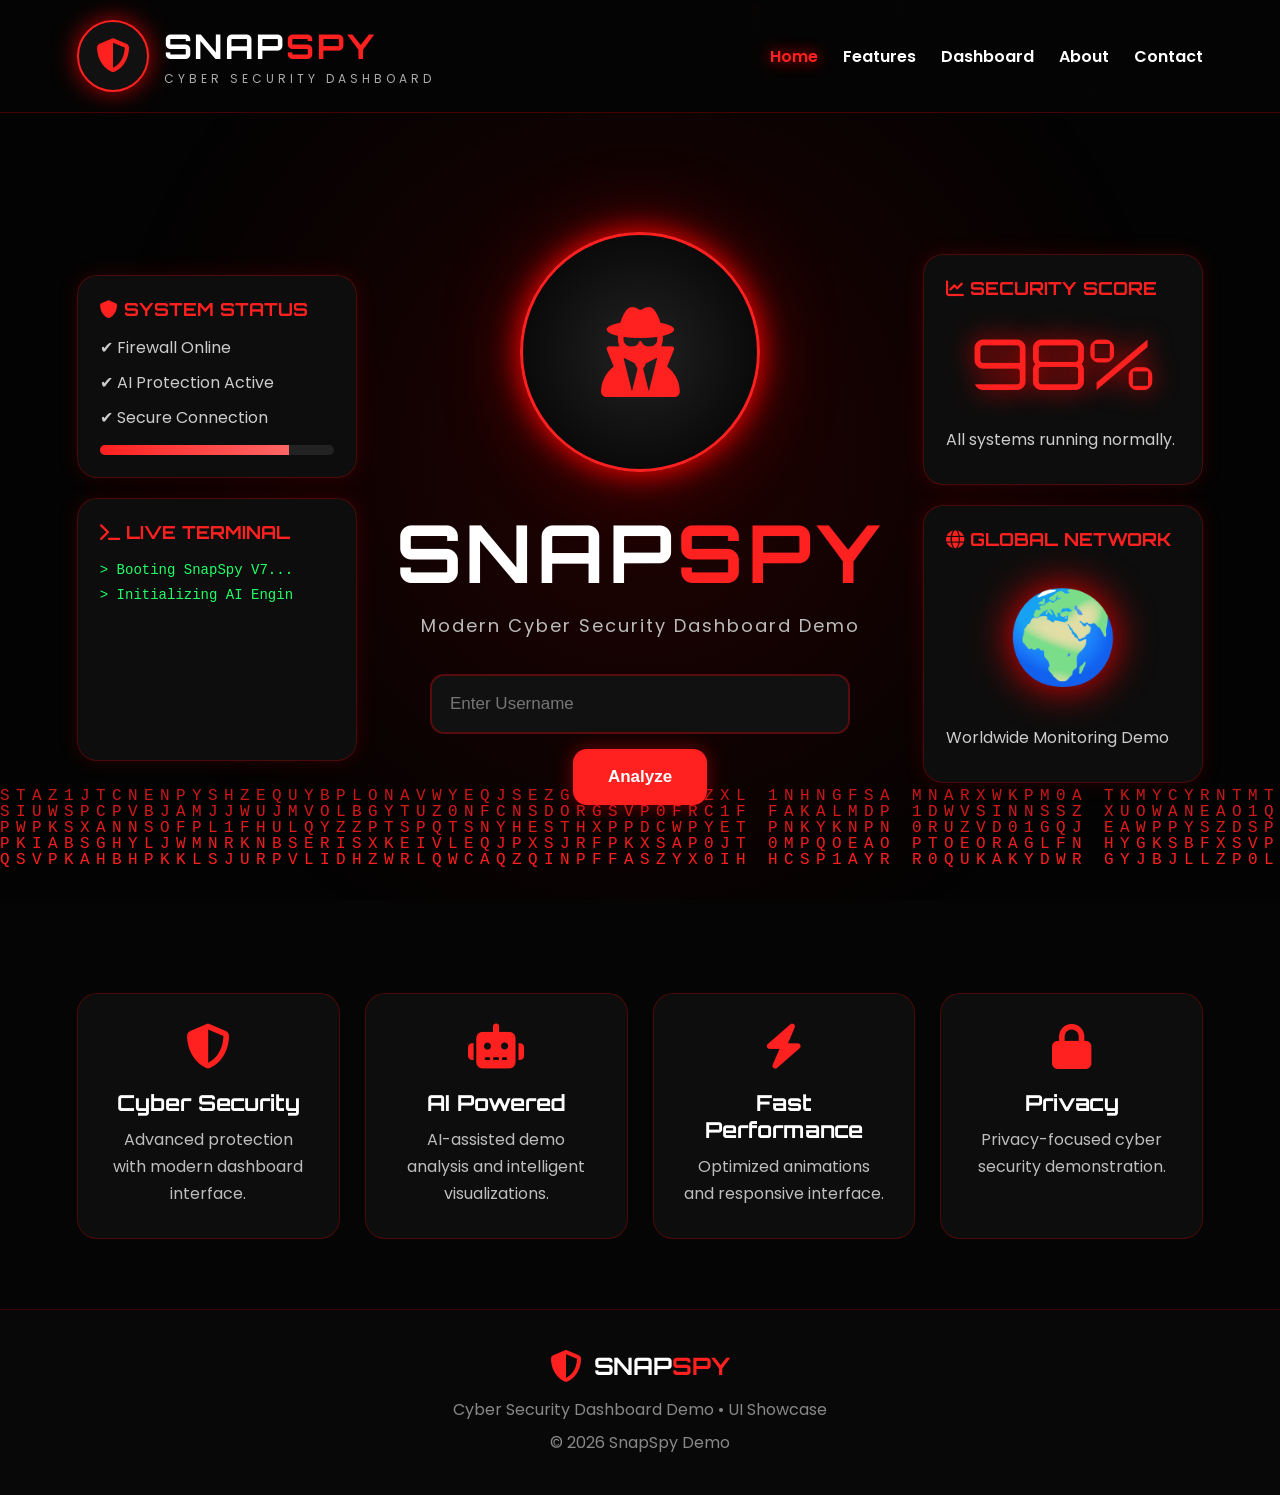
<file: index.html>
<!DOCTYPE html>
<html lang="en">

<head>
<script async src="https://pagead2.googlesyndication.com/pagead/js/adsbygoogle.js?client=ca-pub-1220937840946621"
     crossorigin="anonymous"></script>
<meta charset="UTF-8">

<meta name="viewport" content="width=device-width, initial-scale=1.0">

<title>SnapSpy V7 | Cyber Security Dashboard</title>

<link rel="preconnect" href="https://fonts.googleapis.com">

<link rel="preconnect" href="https://fonts.gstatic.com" crossorigin>

<link href="https://fonts.googleapis.com/css2?family=Orbitron:wght@400;700;900&family=Poppins:wght@300;400;500;600;700&display=swap" rel="stylesheet">

<link rel="stylesheet" href="css/style.css">

<link rel="stylesheet"
href="https://cdnjs.cloudflare.com/ajax/libs/font-awesome/6.5.2/css/all.min.css">

</head>

<body>

<!-- Matrix Background -->

<canvas id="matrix"></canvas>

<div class="overlay"></div>

<!-- Header -->

<header>

<div class="logo">

<div class="logo-circle">

<i class="fa-solid fa-shield-halved"></i>

</div>

<div>

<h2>SNAP<span>SPY</span></h2>

<p>CYBER SECURITY DASHBOARD</p>

</div>

</div>

<nav>

<a class="active">Home</a>

<a>Features</a>

<a>Dashboard</a>

<a>About</a>

<a>Contact</a>

</nav>

<div class="menu">

<i class="fa-solid fa-bars"></i>

</div>

</header>

<!-- Hero -->

<section class="hero">

<div class="left-panel">

<div class="panel">

<h3><i class="fa-solid fa-shield"></i> SYSTEM STATUS</h3>

<p>✔ Firewall Online</p>

<p>✔ AI Protection Active</p>

<p>✔ Secure Connection</p>

<div class="progress">

<div class="bar"></div>

</div>

</div>

<div class="panel">

<h3><i class="fa-solid fa-terminal"></i> LIVE TERMINAL</h3>

<pre id="terminalText"></pre>

</div>

</div>

<div class="center-panel">

<div class="hacker-circle">

<i class="fa-solid fa-user-secret"></i>

</div>

<h1>SNAP<span>SPY</span></h1>

<p>Modern Cyber Security Dashboard Demo</p>

<div class="search-box">

<input
type="text"
id="username"
placeholder="Enter Username">

<button id="analyze">
Analyze
</button>

</div>

</div> <!-- center-panel closed -->

<div class="right-panel">
<div class="panel">

<h3><i class="fa-solid fa-chart-line"></i> SECURITY SCORE</h3>

<div class="score">98%</div>

<p>All systems running normally.</p>

</div>

<div class="panel">

<h3><i class="fa-solid fa-globe"></i> GLOBAL NETWORK</h3>

<div class="globe">

🌍

</div>

<p>Worldwide Monitoring Demo</p>

</div>

</div>

</section>

<section class="features">

<div class="card">

<i class="fa-solid fa-shield-halved"></i>

<h3>Cyber Security</h3>

<p>Advanced protection with modern dashboard interface.</p>

</div>

<div class="card">

<i class="fa-solid fa-robot"></i>

<h3>AI Powered</h3>

<p>AI-assisted demo analysis and intelligent visualizations.</p>

</div>

<div class="card">

<i class="fa-solid fa-bolt"></i>

<h3>Fast Performance</h3>

<p>Optimized animations and responsive interface.</p>

</div>

<div class="card">

<i class="fa-solid fa-lock"></i>

<h3>Privacy</h3>

<p>Privacy-focused cyber security demonstration.</p>

</div>

</section>

<footer>

<div class="footer-logo">

<i class="fa-solid fa-shield-halved"></i>

<h2>SNAP<span>SPY</span></h2>

</div>

<p>

Cyber Security Dashboard Demo • UI Showcase

</p>

<p>

© 2026 SnapSpy Demo

</p>

</footer>

<script src="js/app.js"></script>

</body>

</html>
</file>
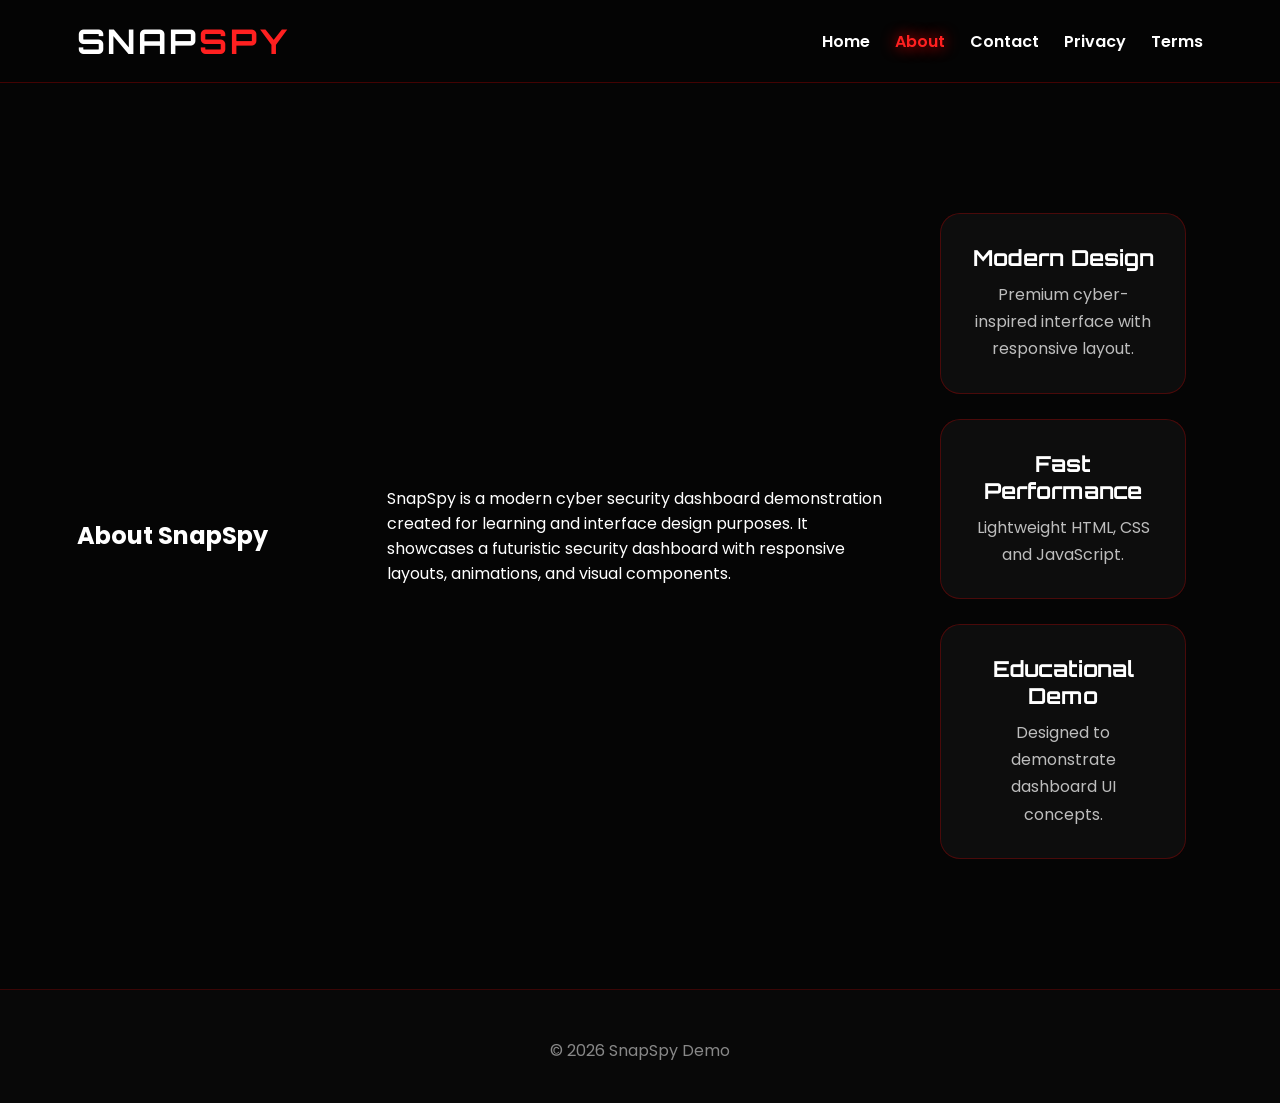
<file: about.html>
<!DOCTYPE html>
<html lang="en">
<head>
<meta charset="UTF-8">
<meta name="viewport" content="width=device-width, initial-scale=1.0">
<title>About | SnapSpy</title>

<link rel="stylesheet" href="css/style.css">

<link href="https://fonts.googleapis.com/css2?family=Orbitron:wght@700&family=Poppins:wght@300;400;600&display=swap" rel="stylesheet">

</head>

<body>

<header>

<div class="logo">
<h2>SNAP<span>SPY</span></h2>
</div>

<nav>
<a href="index.html">Home</a>
<a class="active" href="about.html">About</a>
<a href="contact.html">Contact</a>
<a href="privacy.html">Privacy</a>
<a href="terms.html">Terms</a>
</nav>

</header>

<section class="hero">

<h1>About SnapSpy</h1>

<p>

SnapSpy is a modern cyber security dashboard demonstration created for learning and interface design purposes. It showcases a futuristic security dashboard with responsive layouts, animations, and visual components.

</p>

<div class="features">

<div class="card">
<h3>Modern Design</h3>
<p>Premium cyber-inspired interface with responsive layout.</p>
</div>

<div class="card">
<h3>Fast Performance</h3>
<p>Lightweight HTML, CSS and JavaScript.</p>
</div>

<div class="card">
<h3>Educational Demo</h3>
<p>Designed to demonstrate dashboard UI concepts.</p>
</div>

</div>

</section>

<footer>

<p>© 2026 SnapSpy Demo</p>

</footer>

</body>
</html>
</file>
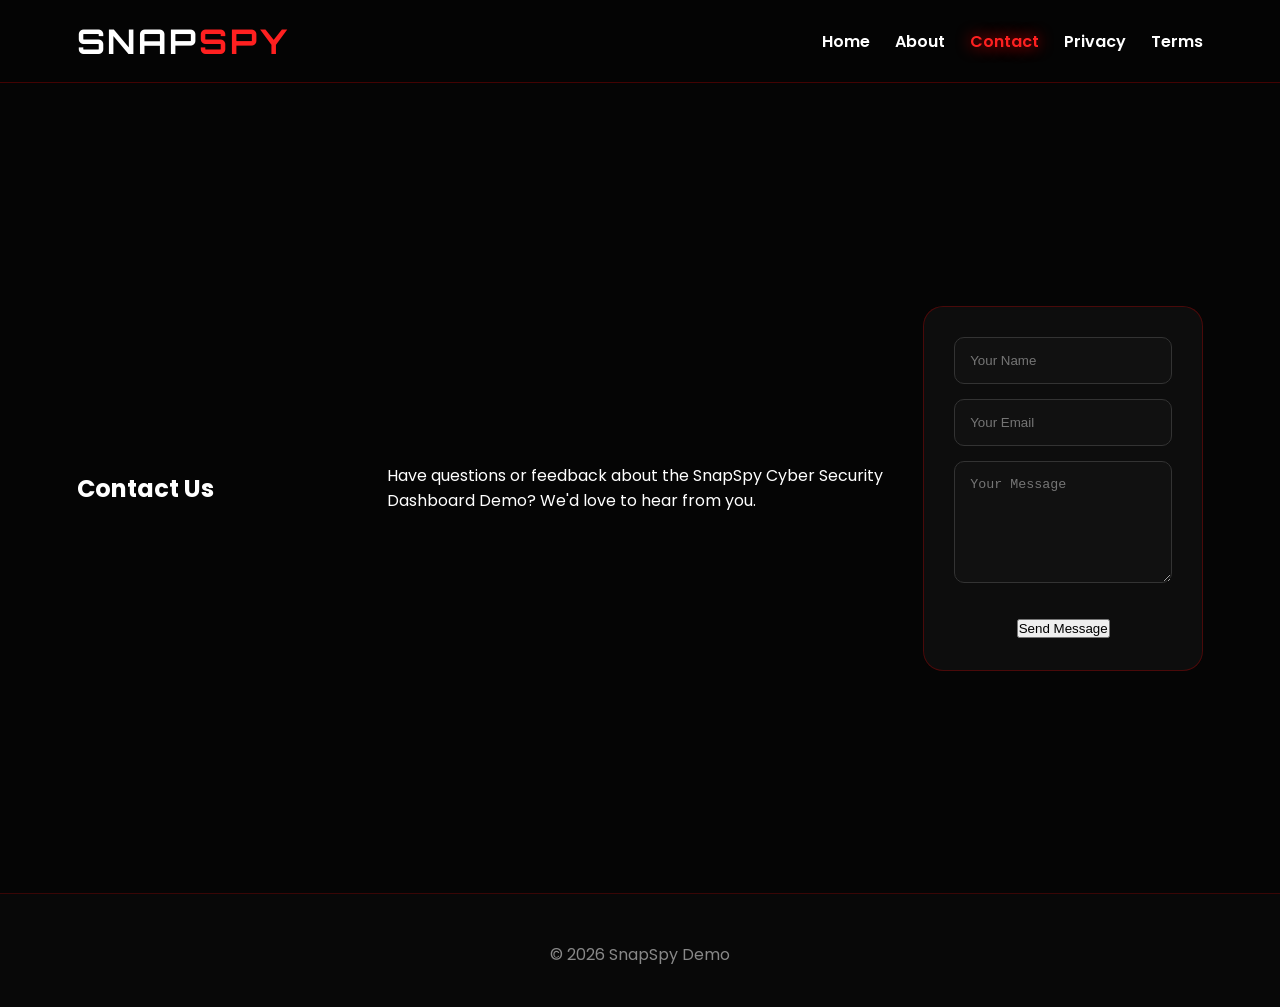
<file: contact.html>
<!DOCTYPE html>
<html lang="en">

<head>

<meta charset="UTF-8">

<meta name="viewport" content="width=device-width, initial-scale=1.0">

<title>Contact | SnapSpy</title>

<link rel="stylesheet" href="css/style.css">

<link href="https://fonts.googleapis.com/css2?family=Orbitron:wght@700&family=Poppins:wght@300;400;600&display=swap" rel="stylesheet">

</head>

<body>

<header>

<div class="logo">

<h2>SNAP<span>SPY</span></h2>

</div>

<nav>

<a href="index.html">Home</a>

<a href="about.html">About</a>

<a class="active" href="contact.html">Contact</a>

<a href="privacy.html">Privacy</a>

<a href="terms.html">Terms</a>

</nav>

</header>

<section class="hero">

<h1>Contact Us</h1>

<p>

Have questions or feedback about the SnapSpy Cyber Security Dashboard Demo? We'd love to hear from you.

</p>

<div class="card" style="max-width:700px;margin:40px auto;">

<form>

<input
type="text"
placeholder="Your Name"
style="width:100%;padding:15px;margin-bottom:15px;border-radius:10px;border:1px solid #333;background:#111;color:#fff;">

<input
type="email"
placeholder="Your Email"
style="width:100%;padding:15px;margin-bottom:15px;border-radius:10px;border:1px solid #333;background:#111;color:#fff;">

<textarea
rows="6"
placeholder="Your Message"
style="width:100%;padding:15px;border-radius:10px;border:1px solid #333;background:#111;color:#fff;"></textarea>

<br><br>

<button
type="button"
id="sendMessage">

Send Message

</button>

</form>

</div>

</section>

<footer>

<p>© 2026 SnapSpy Demo</p>

</footer>

<script>

document.getElementById("sendMessage").onclick=function(){

alert("Demo Mode: Message submitted successfully.");

}

</script>

</body>

</html>
</file>
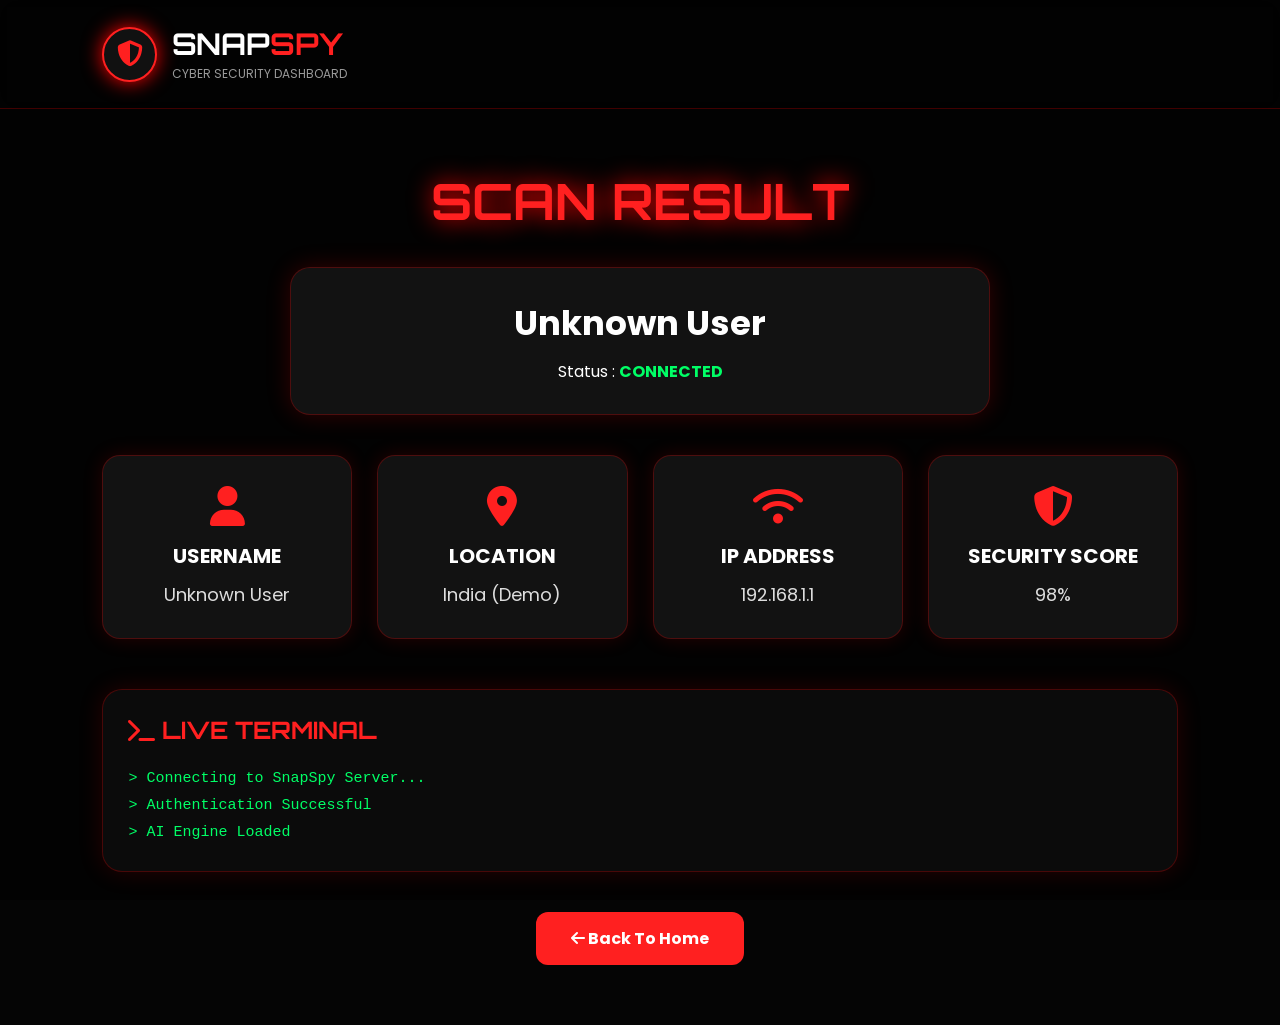
<file: dashboard.html>
<!DOCTYPE html>
<html lang="en">

<head>

<meta charset="UTF-8">
<meta name="viewport" content="width=device-width, initial-scale=1.0">

<title>SnapSpy Dashboard</title>

<link rel="preconnect" href="https://fonts.googleapis.com">
<link rel="preconnect" href="https://fonts.gstatic.com" crossorigin>

<link href="https://fonts.googleapis.com/css2?family=Orbitron:wght@400;700;900&family=Poppins:wght@300;500;700&display=swap" rel="stylesheet">

<link rel="stylesheet" href="css/dashboard.css">

<link rel="stylesheet"
href="https://cdnjs.cloudflare.com/ajax/libs/font-awesome/6.5.2/css/all.min.css">

</head>

<body>

<canvas id="matrix"></canvas>

<div class="overlay"></div>

<header>

<div class="logo">

<div class="logo-circle">
<i class="fa-solid fa-shield-halved"></i>
</div>

<div>

<h2>SNAP<span>SPY</span></h2>

<p>CYBER SECURITY DASHBOARD</p>

</div>

</div>

</header>

<section class="dashboard">

<h1>SCAN RESULT</h1>

<div class="user-box">

<h2 id="username">Loading...</h2>

<p>Status :
<span class="online">
CONNECTED
</span>
</p>

</div>

<div class="cards">
<div class="card">

<i class="fa-solid fa-user"></i>

<h3>USERNAME</h3>

<p id="userNameText">Loading...</p>

</div>

<div class="card">

<i class="fa-solid fa-location-dot"></i>

<h3>LOCATION</h3>

<p>India (Demo)</p>

</div>

<div class="card">

<i class="fa-solid fa-wifi"></i>

<h3>IP ADDRESS</h3>

<p>192.168.1.1</p>

</div>

<div class="card">

<i class="fa-solid fa-shield-halved"></i>

<h3>SECURITY SCORE</h3>

<p>98%</p>

</div>

</div>

<div class="terminal">

<h2>
<i class="fa-solid fa-terminal"></i>
LIVE TERMINAL
</h2>

<pre id="terminal">

> Connecting...

> Secure Connection Established

> Loading AI Engine...

> Access Granted

> Dashboard Ready...

</pre>

</div>

<div class="back-btn">

<a href="index.html">

<i class="fa-solid fa-arrow-left"></i>

Back To Home

</a>

</div>

</section>

<script src="js/dashboard.js"></script>

</body>

</html>
</file>
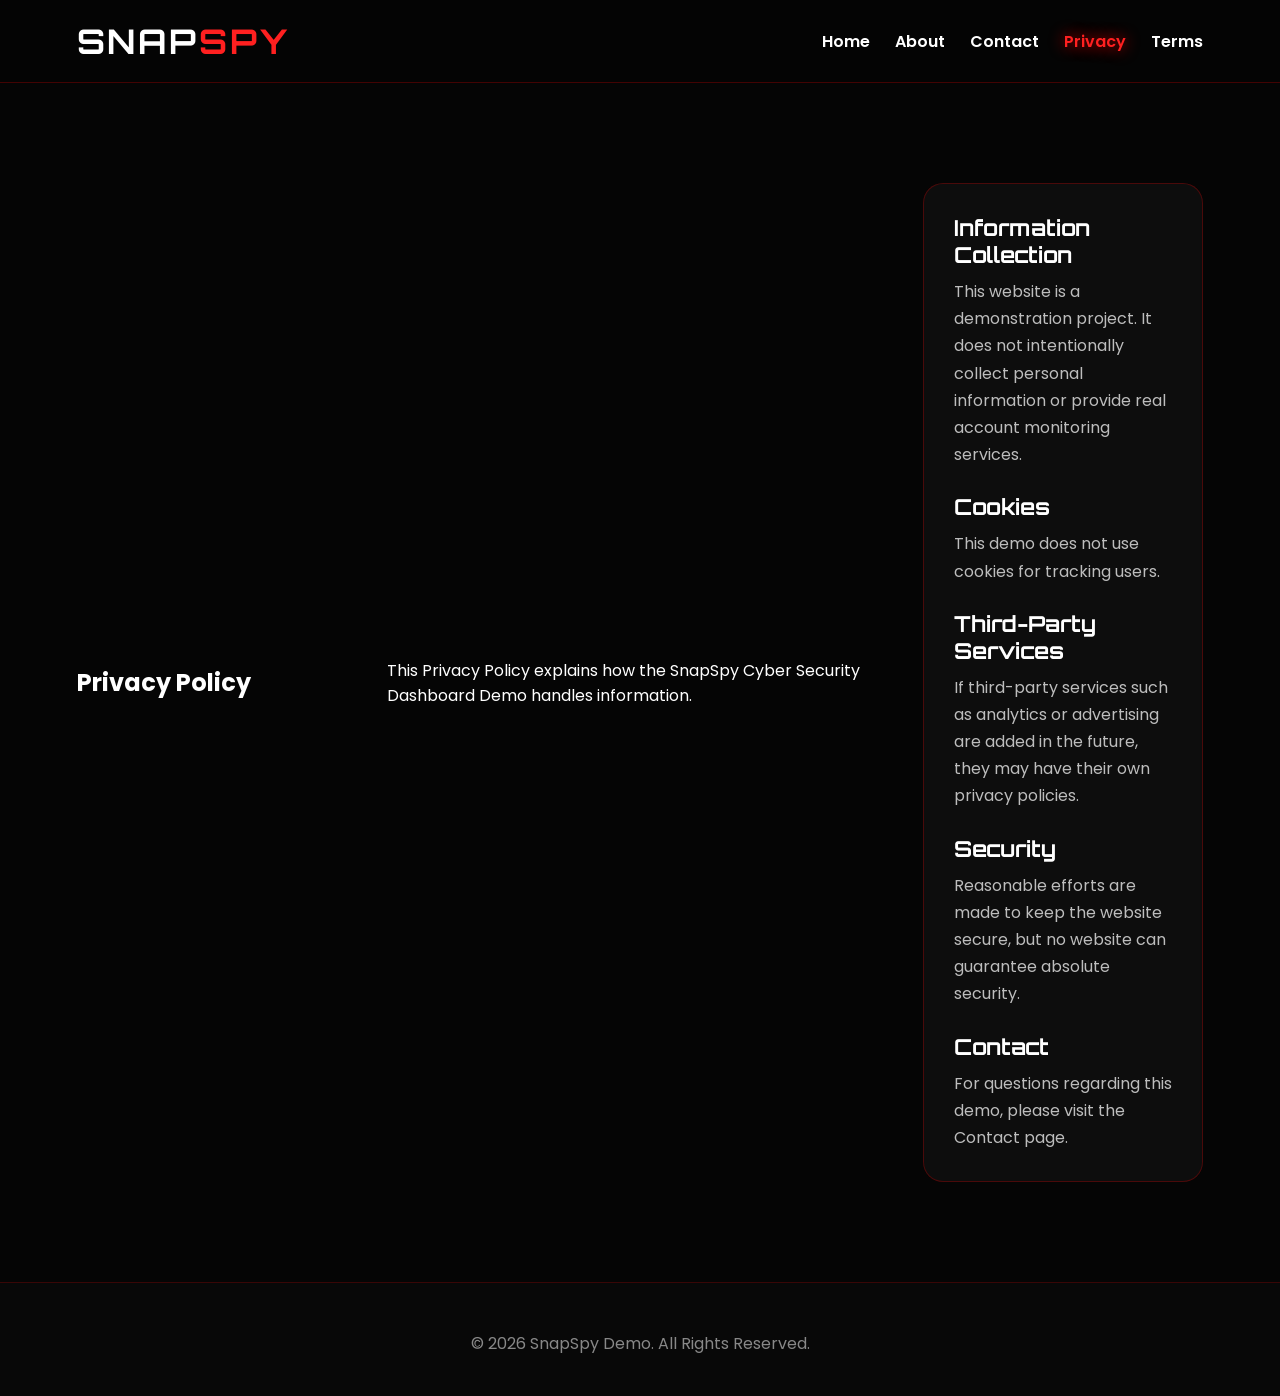
<file: privacy.html>
<!DOCTYPE html>
<html lang="en">

<head>

<meta charset="UTF-8">

<meta name="viewport" content="width=device-width, initial-scale=1.0">

<title>Privacy Policy | SnapSpy</title>

<link rel="stylesheet" href="css/style.css">

<link href="https://fonts.googleapis.com/css2?family=Orbitron:wght@700&family=Poppins:wght@300;400;600&display=swap" rel="stylesheet">

</head>

<body>

<header>

<div class="logo">

<h2>SNAP<span>SPY</span></h2>

</div>

<nav>

<a href="index.html">Home</a>

<a href="about.html">About</a>

<a href="contact.html">Contact</a>

<a class="active" href="privacy.html">Privacy</a>

<a href="terms.html">Terms</a>

</nav>

</header>

<section class="hero">

<h1>Privacy Policy</h1>

<p>

This Privacy Policy explains how the SnapSpy Cyber Security Dashboard Demo handles information.

</p>

<div class="card" style="max-width:900px;margin:40px auto;text-align:left;">

<h3>Information Collection</h3>

<p>

This website is a demonstration project. It does not intentionally collect personal information or provide real account monitoring services.

</p>

<br>

<h3>Cookies</h3>

<p>

This demo does not use cookies for tracking users.

</p>

<br>

<h3>Third-Party Services</h3>

<p>

If third-party services such as analytics or advertising are added in the future, they may have their own privacy policies.

</p>

<br>

<h3>Security</h3>

<p>

Reasonable efforts are made to keep the website secure, but no website can guarantee absolute security.

</p>

<br>

<h3>Contact</h3>

<p>

For questions regarding this demo, please visit the Contact page.

</p>

</div>

</section>

<footer>

<p>© 2026 SnapSpy Demo. All Rights Reserved.</p>

</footer>

</body>

</html>
</file>
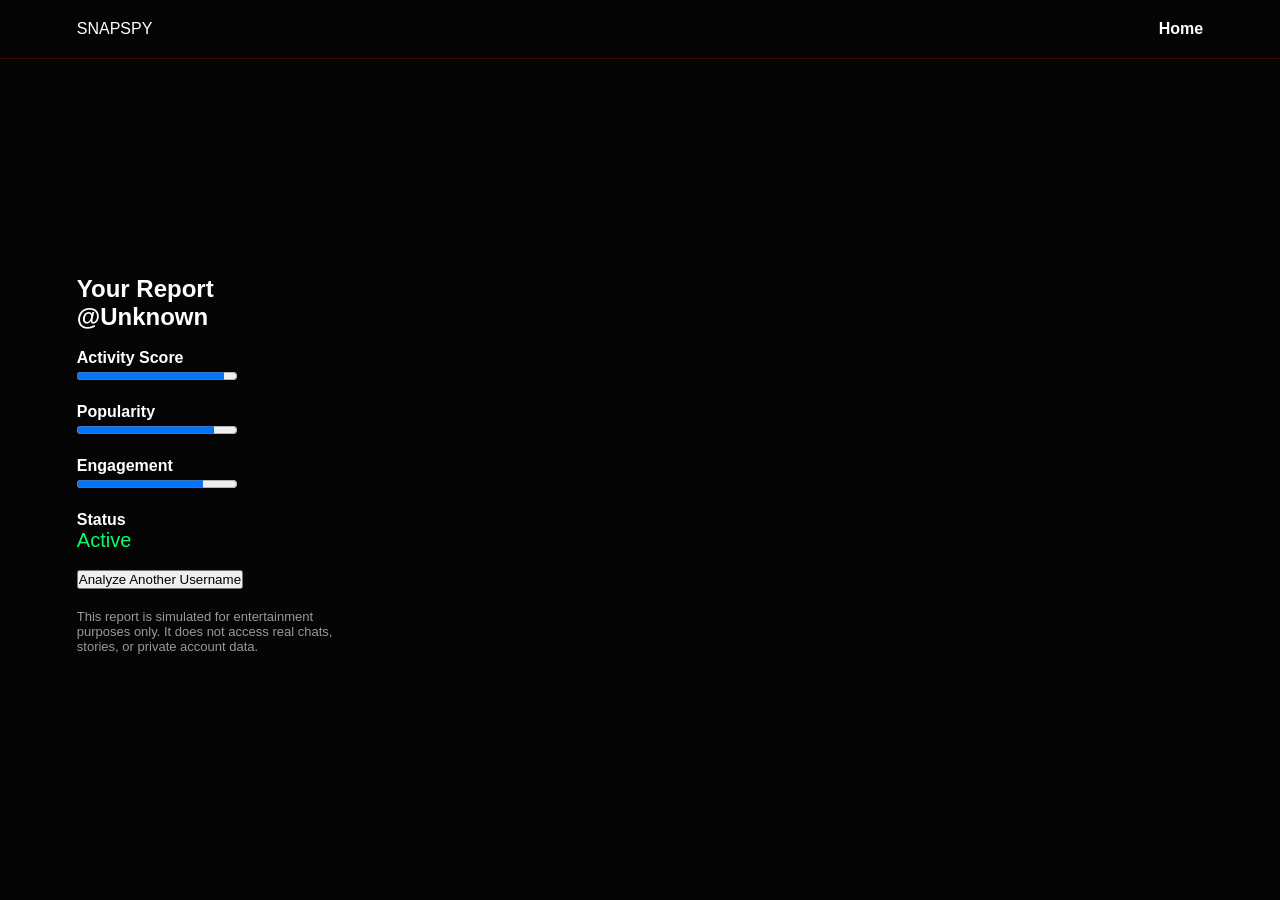
<file: report.html>
<!DOCTYPE html>
<html lang="en">
<head>
<meta charset="UTF-8">
<meta name="viewport" content="width=device-width, initial-scale=1.0">
<title>SnapSpy - Report</title>
<link rel="stylesheet" href="css/style.css">
</head>

<body>

<header>

<div class="logo">SNAPSPY</div>

<nav>

<a href="index.html">Home</a>

</nav>

</header>

<section class="hero">

<div class="glass">

<h1>Your Report</h1>

<h2 id="userName">@Username</h2>

<br>

<p><b>Activity Score</b></p>
<progress value="92" max="100"></progress>

<br><br>

<p><b>Popularity</b></p>
<progress value="86" max="100"></progress>

<br><br>

<p><b>Engagement</b></p>
<progress value="79" max="100"></progress>

<br><br>

<p><b>Status</b></p>

<p style="color:#00ff66;font-size:20px;">
Active
</p>

<br>

<button onclick="window.location='index.html'">

Analyze Another Username

</button>

<p style="margin-top:20px;color:#999;font-size:13px;">
This report is simulated for entertainment purposes only. It does not access real chats, stories, or private account data.
</p>

</div>

</section>

<script>

const username =
localStorage.getItem("snapspy_username") || "Unknown";

document.getElementById("userName").innerHTML =
"@" + username;

</script>

</body>
</html>
</file>
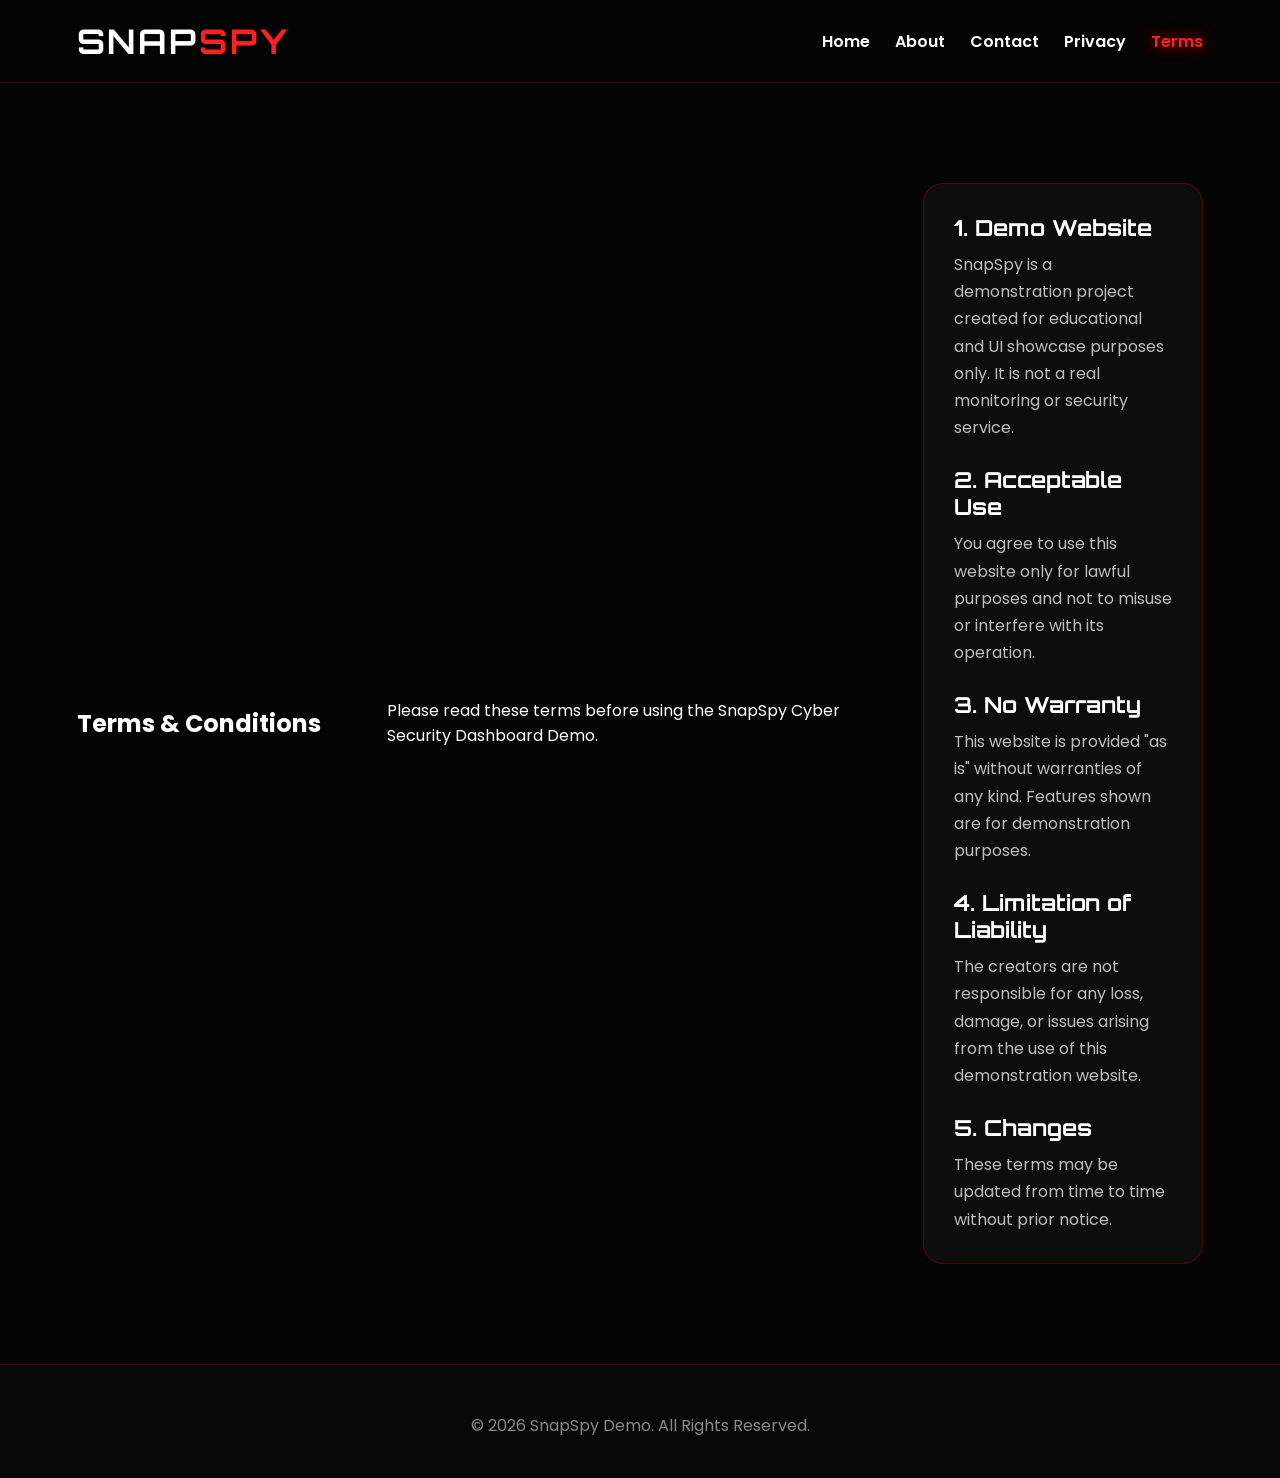
<file: terms.html>
<!DOCTYPE html>
<html lang="en">

<head>

<meta charset="UTF-8">

<meta name="viewport" content="width=device-width, initial-scale=1.0">

<title>Terms & Conditions | SnapSpy</title>

<link rel="stylesheet" href="css/style.css">

<link href="https://fonts.googleapis.com/css2?family=Orbitron:wght@700&family=Poppins:wght@300;400;600&display=swap" rel="stylesheet">

</head>

<body>

<header>

<div class="logo">

<h2>SNAP<span>SPY</span></h2>

</div>

<nav>

<a href="index.html">Home</a>

<a href="about.html">About</a>

<a href="contact.html">Contact</a>

<a href="privacy.html">Privacy</a>

<a class="active" href="terms.html">Terms</a>

</nav>

</header>

<section class="hero">

<h1>Terms & Conditions</h1>

<p>

Please read these terms before using the SnapSpy Cyber Security Dashboard Demo.

</p>

<div class="card" style="max-width:900px;margin:40px auto;text-align:left;">

<h3>1. Demo Website</h3>

<p>

SnapSpy is a demonstration project created for educational and UI showcase purposes only. It is not a real monitoring or security service.

</p>

<br>

<h3>2. Acceptable Use</h3>

<p>

You agree to use this website only for lawful purposes and not to misuse or interfere with its operation.

</p>

<br>

<h3>3. No Warranty</h3>

<p>

This website is provided "as is" without warranties of any kind. Features shown are for demonstration purposes.

</p>

<br>

<h3>4. Limitation of Liability</h3>

<p>

The creators are not responsible for any loss, damage, or issues arising from the use of this demonstration website.

</p>

<br>

<h3>5. Changes</h3>

<p>

These terms may be updated from time to time without prior notice.

</p>

</div>

</section>

<footer>

<p>© 2026 SnapSpy Demo. All Rights Reserved.</p>

</footer>

</body>

</html>
</file>
<file: css/style.css>
/* =====================================
   SNAPSPY V7
   CYBER SECURITY THEME
===================================== */

*{
margin:0;
padding:0;
box-sizing:border-box;
}

html{
scroll-behavior:smooth;
}

body{

font-family:'Poppins',sans-serif;

background:#050505;

color:#fff;

overflow-x:hidden;

position:relative;

}

/* MATRIX */

#matrix{

position:fixed;

top:0;
left:0;

width:100%;
height:100%;

z-index:-3;

}

/* RED OVERLAY */

.overlay{

position:fixed;

inset:0;

background:
radial-gradient(circle at center,
rgba(255,0,0,.12),
transparent 70%);

z-index:-2;

}

/* HEADER */

header{

display:flex;

justify-content:space-between;

align-items:center;

padding:20px 6%;

position:sticky;

top:0;

background:rgba(5,5,5,.92);

backdrop-filter:blur(15px);

border-bottom:1px solid rgba(255,0,0,.25);

z-index:999;

}

/* LOGO */

.logo{

display:flex;

align-items:center;

gap:15px;

}

.logo-circle{

width:72px;

height:72px;

border-radius:50%;

display:flex;

justify-content:center;

align-items:center;

background:#111;

border:2px solid #ff2020;

color:#ff2020;

font-size:34px;

box-shadow:
0 0 25px rgba(255,0,0,.7);

animation:pulse 2s infinite;

}

@keyframes pulse{

50%{

transform:scale(1.08);

box-shadow:
0 0 40px rgba(255,0,0,1);

}

}

.logo h2{

font-family:'Orbitron',sans-serif;

font-size:34px;

letter-spacing:3px;

}

.logo span{

color:#ff2020;

}

.logo p{

font-size:12px;

letter-spacing:4px;

color:#aaa;

margin-top:3px;

}

/* NAVIGATION */

nav{

display:flex;

gap:25px;

}

nav a{

color:#fff;

text-decoration:none;

font-weight:600;

transition:.3s;

cursor:pointer;

}

nav a:hover,
nav .active{

color:#ff2020;

text-shadow:0 0 15px red;

}

.menu{

display:none;

font-size:30px;

color:#ff2020;

cursor:pointer;

}
/* =====================================
   HERO SECTION
===================================== */

.hero{

display:grid;

grid-template-columns:280px 1fr 280px;

gap:30px;

padding:60px 6%;

align-items:center;

min-height:90vh;

}

.left-panel,
.right-panel{

display:flex;

flex-direction:column;

gap:20px;

}

.panel{

background:rgba(15,15,15,.9);

border:1px solid rgba(255,0,0,.25);

border-radius:20px;

padding:22px;

backdrop-filter:blur(15px);

box-shadow:0 0 20px rgba(255,0,0,.15);

transition:.35s;

}

.panel:hover{

transform:translateY(-6px);

border-color:#ff2020;

box-shadow:0 0 30px rgba(255,0,0,.45);

}

.panel h3{

font-family:'Orbitron',sans-serif;

font-size:18px;

color:#ff2020;

margin-bottom:15px;

}

.panel p{

margin:10px 0;

color:#ccc;

}

/* CENTER */

.center-panel{

text-align:center;

}

.hacker-circle{

width:240px;

height:240px;

margin:0 auto 30px;

border-radius:50%;

display:flex;

justify-content:center;

align-items:center;

background:radial-gradient(circle,#222,#000);

border:3px solid #ff2020;

font-size:90px;

color:#ff2020;

box-shadow:
0 0 30px red,
0 0 80px rgba(255,0,0,.35);

animation:rotateGlow 6s linear infinite;

}

@keyframes rotateGlow{

50%{

box-shadow:
0 0 60px red,
0 0 120px rgba(255,0,0,.45);

}

}

.center-panel h1{

font-family:'Orbitron',sans-serif;

font-size:80px;

letter-spacing:5px;

margin-bottom:10px;

}

.center-panel h1 span{

color:#ff2020;

}

.center-panel p{

font-size:18px;

color:#bbb;

margin-bottom:35px;

letter-spacing:2px;

}

/* SEARCH */

.search-box{

display:flex;

justify-content:center;

gap:15px;

flex-wrap:wrap;

}

.search-box input{

width:420px;

max-width:100%;

padding:18px;

background:#111;

border:2px solid rgba(255,0,0,.3);

border-radius:14px;

color:#fff;

font-size:17px;

outline:none;

transition:.3s;

}

.search-box input:focus{

border-color:#ff2020;

box-shadow:0 0 20px rgba(255,0,0,.4);

}

.search-box button{

padding:18px 35px;

background:#ff2020;

border:none;

border-radius:14px;

color:#fff;

font-size:17px;

font-weight:bold;

cursor:pointer;

transition:.3s;

box-shadow:0 0 20px rgba(255,0,0,.4);

}

.search-box button:hover{

transform:translateY(-4px);

box-shadow:0 0 35px red;

}

/* PROGRESS */

.progress{

height:10px;

background:#222;

border-radius:30px;

overflow:hidden;

margin-top:15px;

}

.bar{

width:90%;

height:100%;

background:linear-gradient(90deg,#ff2020,#ff6666);

animation:progress 3s infinite alternate;

}

@keyframes progress{

from{width:65%;}

to{width:95%;}

}
/* =====================================
   FEATURES
===================================== */

.features{
padding:70px 6%;
display:grid;
grid-template-columns:repeat(auto-fit,minmax(240px,1fr));
gap:25px;
}

.card{
background:rgba(15,15,15,.92);
border:1px solid rgba(255,0,0,.25);
border-radius:20px;
padding:30px;
text-align:center;
transition:.35s;
backdrop-filter:blur(10px);
}

.card:hover{
transform:translateY(-8px);
border-color:#ff2020;
box-shadow:0 0 35px rgba(255,0,0,.45);
}

.card i{
font-size:45px;
color:#ff2020;
margin-bottom:20px;
}

.card h3{
font-family:'Orbitron',sans-serif;
margin-bottom:10px;
font-size:22px;
}

.card p{
color:#bdbdbd;
line-height:1.7;
}

/* =====================================
   SCORE
===================================== */

.score{
font-size:70px;
font-family:'Orbitron',sans-serif;
color:#ff2020;
text-align:center;
margin:20px 0;
text-shadow:0 0 25px red;
}

/* =====================================
   GLOBE
===================================== */

.globe{
font-size:90px;
text-align:center;
margin:20px 0;
animation:spin 12s linear infinite;
filter:drop-shadow(0 0 20px red);
}

@keyframes spin{

from{
transform:rotate(0deg);
}

to{
transform:rotate(360deg);
}

}

/* =====================================
   TERMINAL
===================================== */

#terminalText{

min-height:180px;

font-family:monospace;

color:#22ff66;

font-size:14px;

line-height:1.8;

white-space:pre-wrap;

}

/* =====================================
   FOOTER
===================================== */

footer{

padding:40px 20px;

text-align:center;

border-top:1px solid rgba(255,0,0,.2);

background:#080808;

}

.footer-logo{

display:flex;

justify-content:center;

align-items:center;

gap:12px;

margin-bottom:15px;

}

.footer-logo i{

font-size:32px;

color:#ff2020;

}

.footer-logo h2{

font-family:'Orbitron',sans-serif;

}

.footer-logo span{

color:#ff2020;

}

footer p{

color:#888;

margin-top:8px;

}

/* =====================================
   MOBILE
===================================== */

@media(max-width:900px){

header{

flex-direction:column;

gap:20px;

}

nav{

flex-wrap:wrap;

justify-content:center;

}

.hero{

grid-template-columns:1fr;

padding:30px 20px;

}

.center-panel h1{

font-size:46px;

}

.hacker-circle{

width:180px;

height:180px;

font-size:70px;

}

.search-box{

flex-direction:column;

}

.search-box input,
.search-box button{

width:100%;

}

.features{

grid-template-columns:1fr;

}

}
</file>
<file: css/dashboard.css>
/* ===========================
   SNAPSPY DASHBOARD V7
=========================== */

*{
margin:0;
padding:0;
box-sizing:border-box;
}

body{

font-family:'Poppins',sans-serif;

background:#050505;

color:#fff;

overflow-x:hidden;

}

#matrix{

position:fixed;

top:0;

left:0;

width:100%;

height:100%;

z-index:-2;

}

.overlay{

position:fixed;

top:0;

left:0;

width:100%;

height:100%;

background:rgba(0,0,0,.65);

z-index:-1;

}

header{

display:flex;

justify-content:space-between;

align-items:center;

padding:25px 8%;

border-bottom:1px solid rgba(255,0,0,.25);

backdrop-filter:blur(10px);

}

.logo{

display:flex;

align-items:center;

gap:15px;

}

.logo-circle{

width:55px;

height:55px;

border-radius:50%;

background:#111;

display:flex;

align-items:center;

justify-content:center;

border:2px solid #ff2020;

box-shadow:0 0 20px red;

}

.logo-circle i{

font-size:26px;

color:#ff2020;

}

.logo h2{

font-family:'Orbitron',sans-serif;

font-size:30px;

}

.logo span{

color:#ff2020;

}

.logo p{

font-size:12px;

color:#999;

margin-top:3px;

}

.dashboard{

padding:60px 8%;

}

.dashboard h1{

text-align:center;

font-size:50px;

font-family:'Orbitron',sans-serif;

color:#ff2020;

margin-bottom:35px;

text-shadow:0 0 25px red;

}

.user-box{

max-width:700px;

margin:auto;

background:rgba(20,20,20,.9);

padding:30px;

border-radius:20px;

border:1px solid rgba(255,0,0,.25);

text-align:center;

box-shadow:0 0 25px rgba(255,0,0,.2);

}

.user-box h2{

font-size:34px;

margin-bottom:10px;

}

.online{

color:#00ff66;

font-weight:bold;

}
.cards{

display:grid;

grid-template-columns:repeat(auto-fit,minmax(220px,1fr));

gap:25px;

margin-top:40px;

}

.card{

background:rgba(20,20,20,.9);

padding:30px;

border-radius:18px;

text-align:center;

border:1px solid rgba(255,0,0,.25);

transition:.35s;

box-shadow:0 0 20px rgba(255,0,0,.15);

}

.card:hover{

transform:translateY(-8px);

box-shadow:0 0 35px rgba(255,0,0,.4);

}

.card i{

font-size:40px;

color:#ff2020;

margin-bottom:15px;

}

.card h3{

margin-bottom:10px;

font-size:20px;

}

.card p{

font-size:18px;

color:#ddd;

}

.terminal{

margin-top:50px;

background:#0b0b0b;

padding:25px;

border-radius:20px;

border:1px solid rgba(255,0,0,.25);

box-shadow:0 0 25px rgba(255,0,0,.15);

}

.terminal h2{

margin-bottom:20px;

color:#ff2020;

font-family:'Orbitron',sans-serif;

}

.terminal pre{

font-family:monospace;

color:#00ff66;

font-size:15px;

line-height:1.8;

white-space:pre-wrap;

}

.back-btn{

text-align:center;

margin-top:40px;

}

.back-btn a{

display:inline-block;

padding:14px 35px;

background:#ff2020;

color:#fff;

text-decoration:none;

border-radius:12px;

font-weight:700;

transition:.3s;

}

.back-btn a:hover{

background:#ff4040;

transform:scale(1.05);

}

@media(max-width:768px){

header{

padding:20px;

}

.dashboard{

padding:35px 20px;

}

.dashboard h1{

font-size:34px;

}

.user-box h2{

font-size:26px;

}

.logo h2{

font-size:24px;

}

.card{

padding:22px;

}

.terminal{

padding:18px;

}

}
</file>
